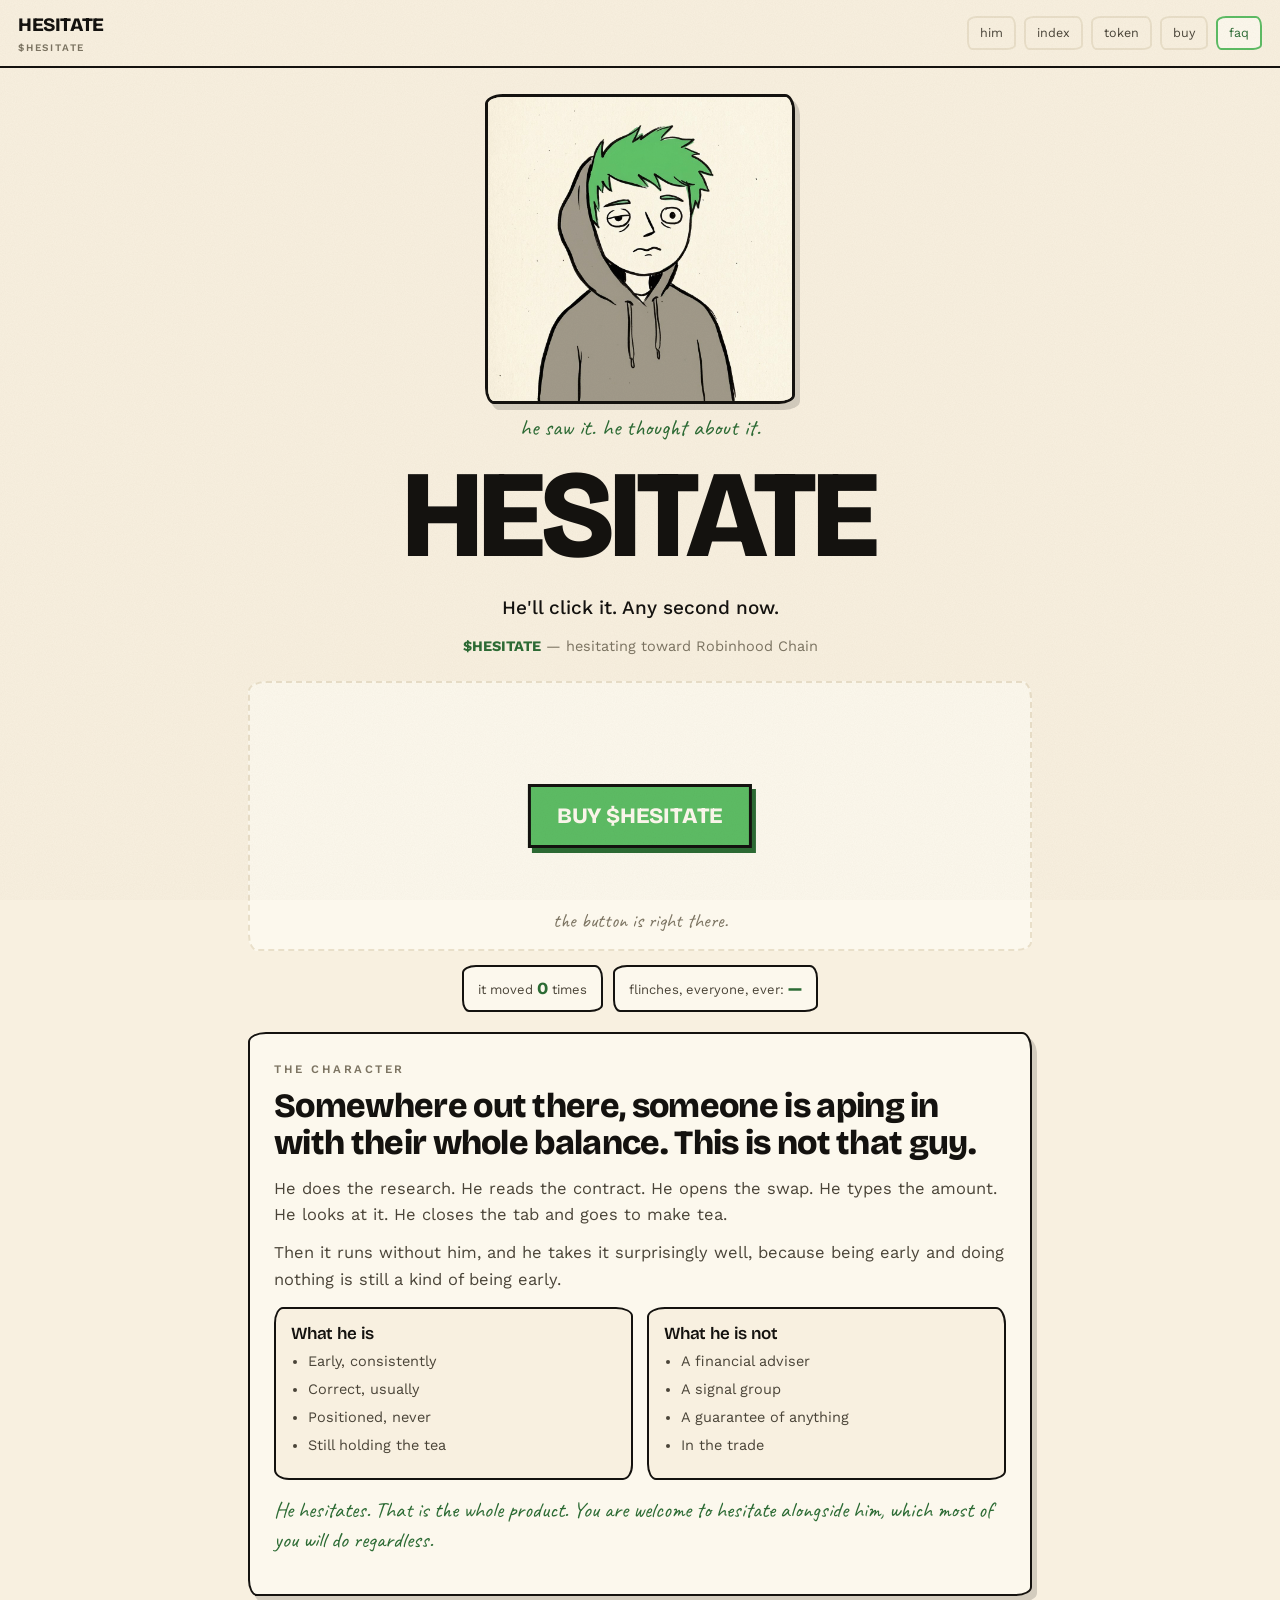
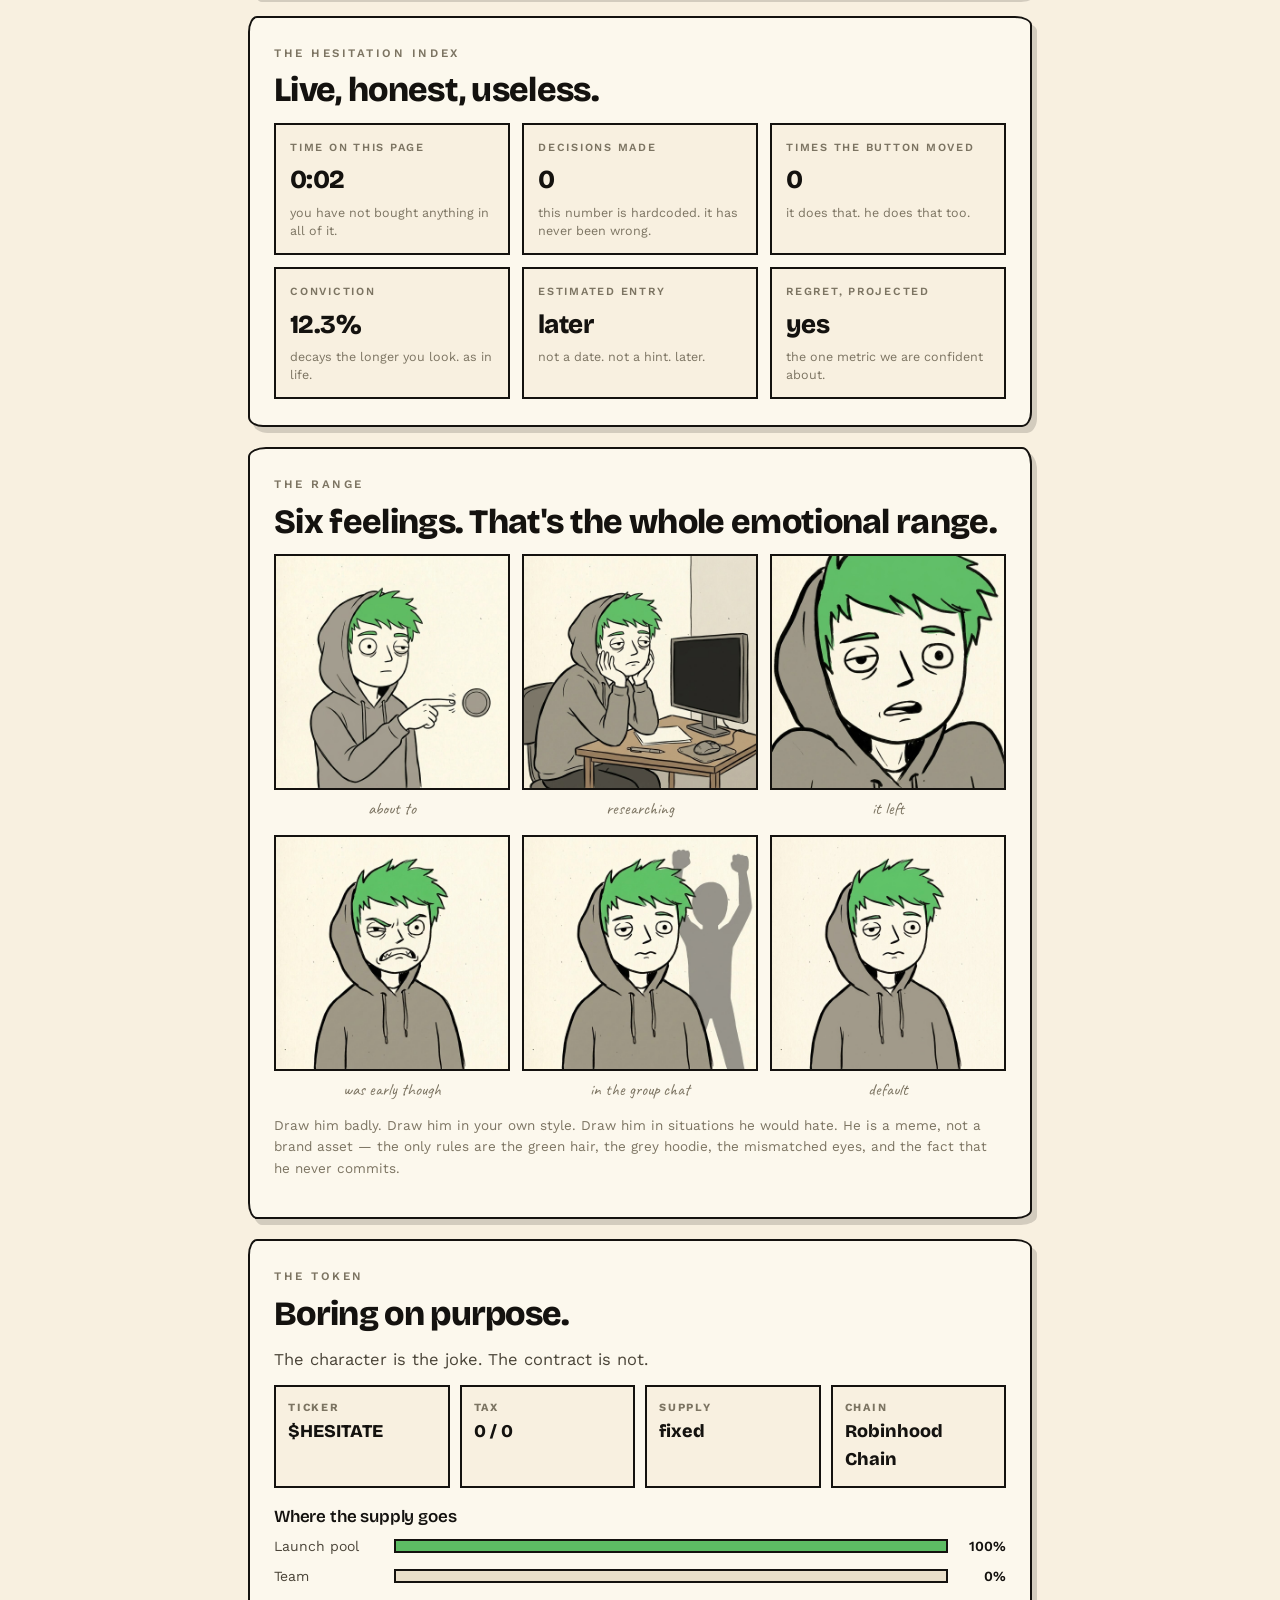
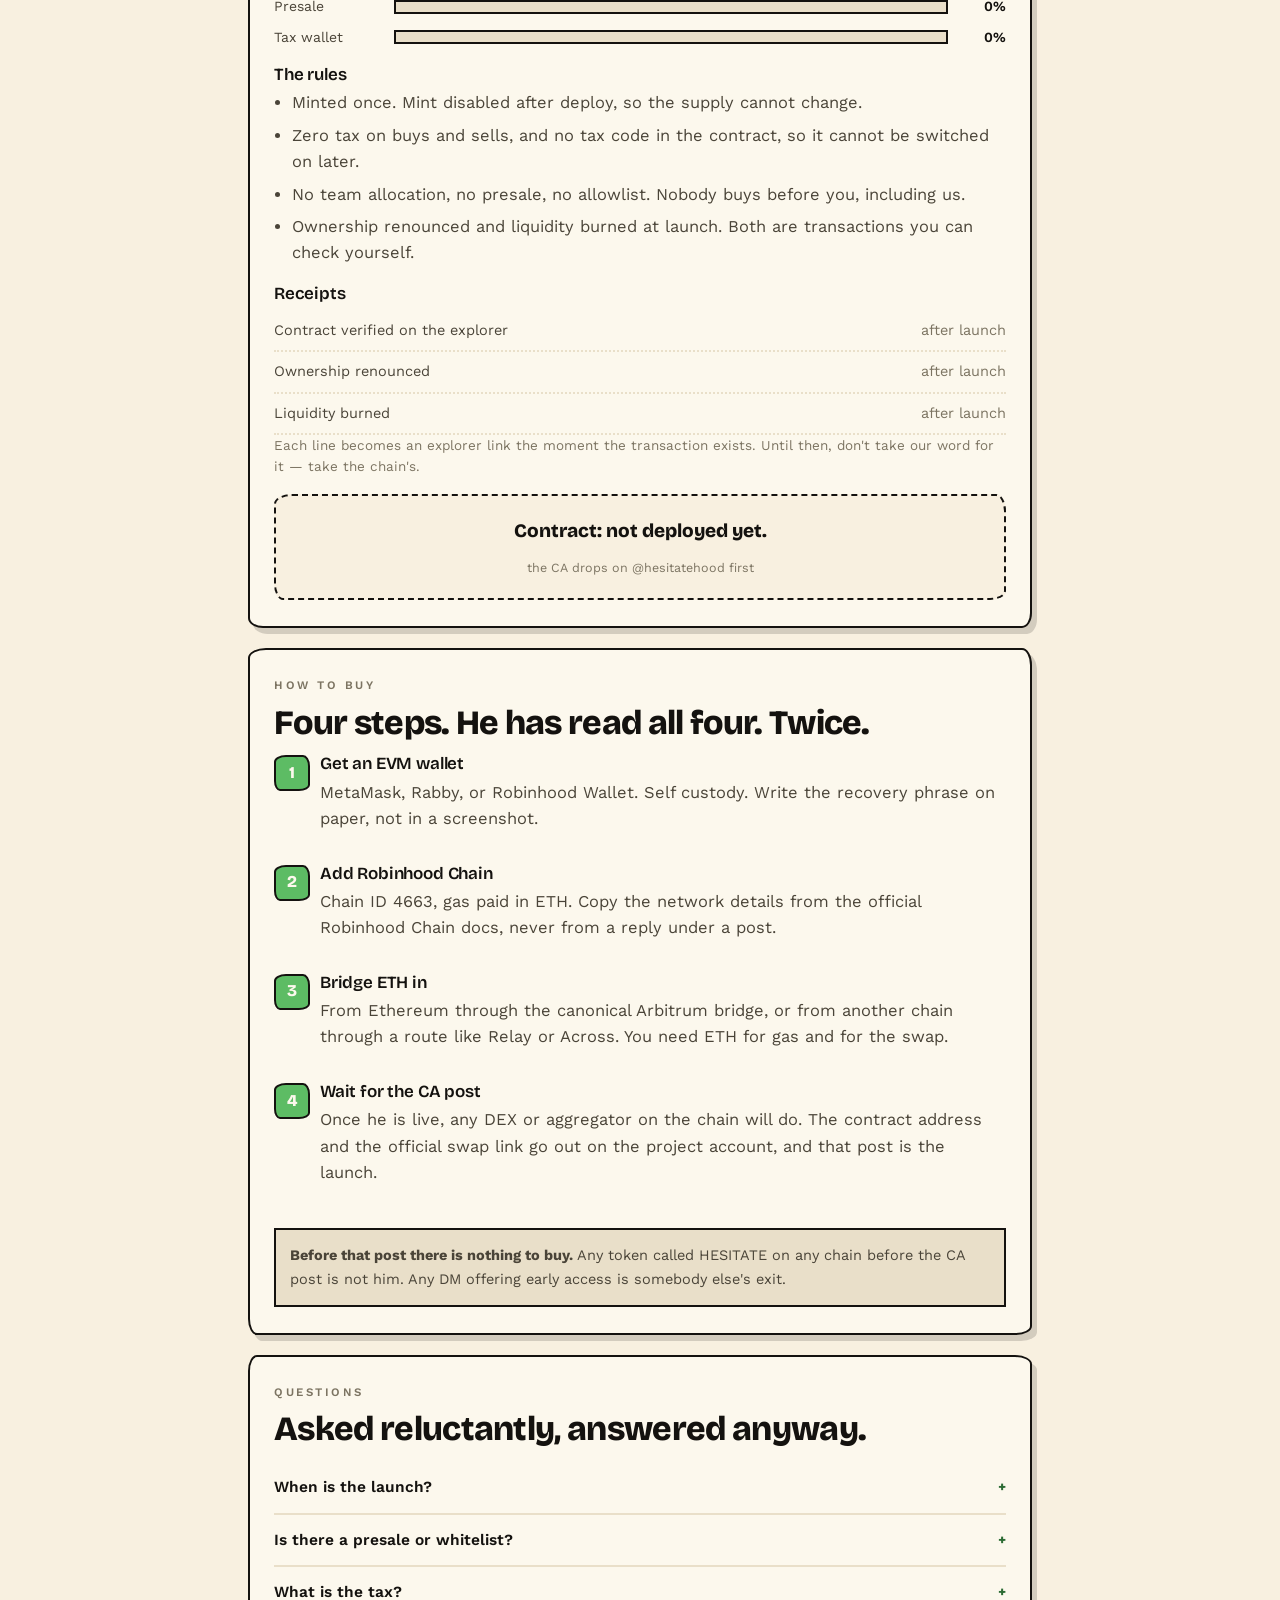
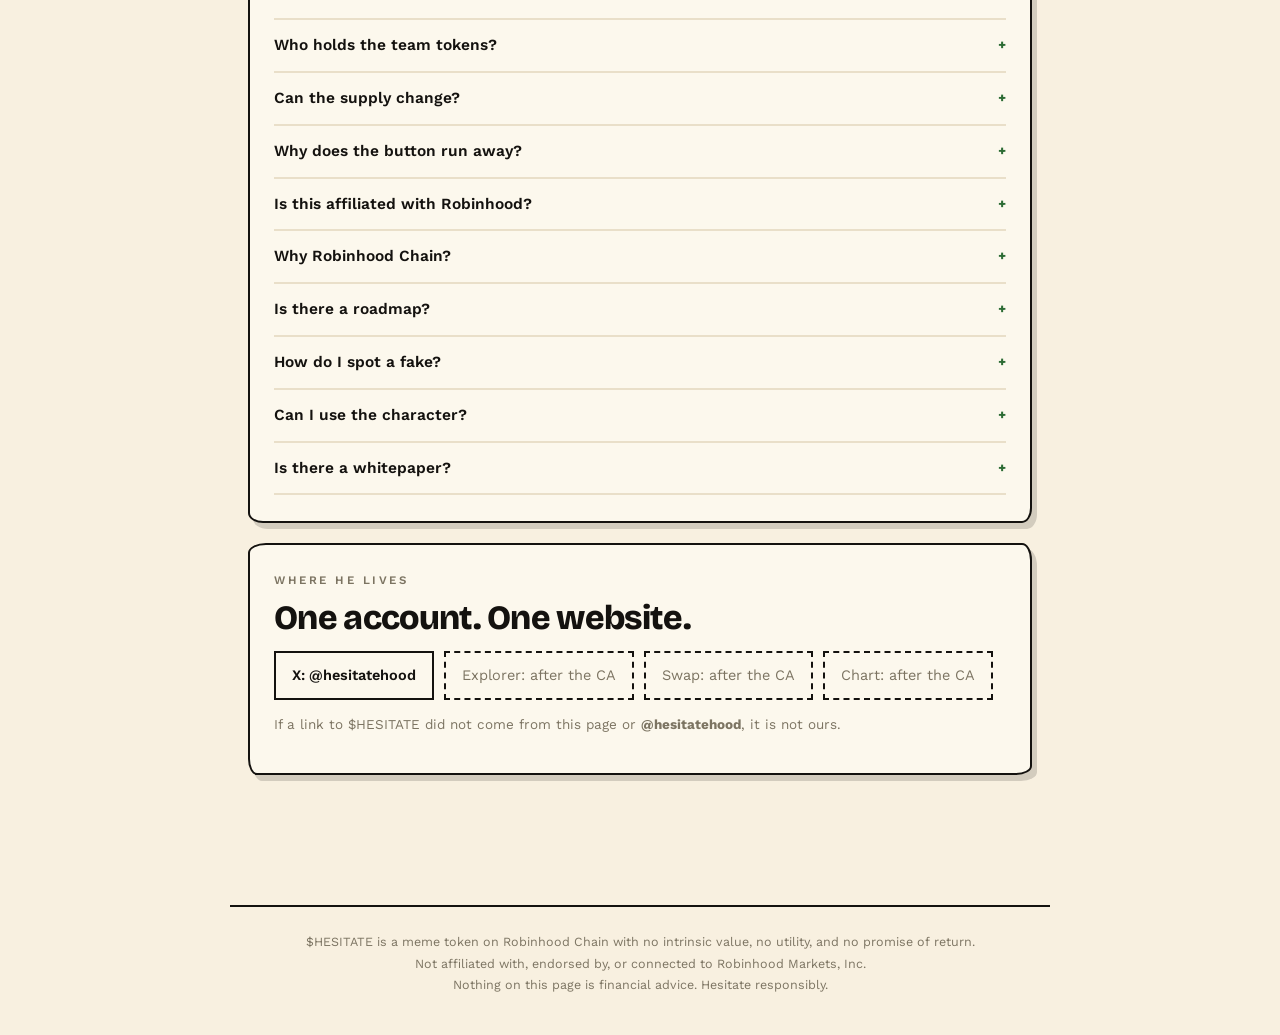
<file: hesitate/index.html>
<!doctype html>
<html lang="en">
<head>
<meta charset="utf-8">
<meta name="viewport" content="width=device-width,initial-scale=1,viewport-fit=cover">
<title>HESITATE — he'll click it. any second now.</title>
<meta name="description" content="$HESITATE. He saw it. He thought about it. He did not click. A meme token hesitating toward Robinhood Chain. Fixed supply, zero tax, no team wallet.">
<meta property="og:title" content="HESITATE — he'll click it. any second now.">
<meta property="og:description" content="He saw it. He thought about it. He did not click. $HESITATE, hesitating toward Robinhood Chain.">
<meta property="og:type" content="website">
<meta property="og:image" content="og.png">
<meta name="twitter:image" content="og.png">
<meta property="og:image:width" content="1200">
<meta property="og:image:height" content="630">
<meta name="twitter:card" content="summary_large_image">
<meta name="theme-color" content="#F8F0E0">
<link rel="icon" type="image/png" href="social/icon.png">
<link rel="apple-touch-icon" href="social/icon.png">
<link rel="preconnect" href="https://fonts.googleapis.com">
<link rel="preconnect" href="https://fonts.gstatic.com" crossorigin>
<link href="https://fonts.googleapis.com/css2?family=Bricolage+Grotesque:opsz,wght@12..96,600;12..96,800&family=Caveat:wght@500;600&family=Work+Sans:ital,wght@0,400;0,500;0,600;1,400&display=swap" rel="stylesheet">
<style>
/* ---- tokens: keep in sync with brand/tokens.css ---- */
:root{
  --paper:#F8F0E0; --paper-2:#FCF8ED; --paper-3:#E9DFC9;
  --ink:#14120F; --ink-2:#4A4438; --ink-3:#7C7462;
  --green:#5DBC64; --green-d:#3F8E48; --green-x:#2C6B34;
  --grey:#9C9482; --grey-d:#7E7768;
  --display:'Bricolage Grotesque','Archivo Black',system-ui,sans-serif;
  --body:'Work Sans',system-ui,-apple-system,sans-serif;
  --hand:'Caveat',ui-rounded,cursive;
}
*{box-sizing:border-box}
html{background:var(--paper);scroll-behavior:smooth;overflow-x:clip}
body{margin:0;background:var(--paper);color:var(--ink-2);
  font:16.5px/1.6 var(--body);-webkit-font-smoothing:antialiased;overflow-x:clip;
  -webkit-tap-highlight-color:transparent}

/* the grain. one element, multiply, never in the way. */
.grain{position:fixed;inset:0;z-index:99;pointer-events:none;opacity:.5;mix-blend-mode:multiply;
  background-image:url("data:image/svg+xml,%3Csvg xmlns='http://www.w3.org/2000/svg' width='200' height='200'%3E%3Cfilter id='n'%3E%3CfeTurbulence type='fractalNoise' baseFrequency='.9' numOctaves='4'/%3E%3CfeColorMatrix values='0 0 0 0 .32 0 0 0 0 .26 0 0 0 0 .17 0 0 0 .12 0'/%3E%3C/filter%3E%3Crect width='100%25' height='100%25' filter='url(%23n)'/%3E%3C/svg%3E")}

/* corners are drawn slightly wrong on purpose. */
.wonky{border-radius:18px 10px 16px 9px / 10px 17px 9px 16px}
.wonky-2{border-radius:9px 17px 10px 15px / 16px 9px 15px 10px}

main{max-width:820px;margin:0 auto;padding:0 18px 80px}

h1,h2,h3{font-family:var(--display);color:var(--ink);margin:0;line-height:1.08;font-weight:800}
h1{font-size:clamp(56px,15vw,124px);letter-spacing:-.03em}
h2{font-size:clamp(24px,4.6vw,34px);letter-spacing:-.02em;margin-bottom:14px}
h3{font-size:17px;letter-spacing:-.01em;font-weight:600;margin-bottom:6px}
p{margin:0 0 12px}
a{color:var(--green-x)}

.card{background:var(--paper-2);border:2.5px solid var(--ink);padding:26px 24px;margin:20px 0;
  box-shadow:5px 6px 0 rgba(20,18,15,.16)}
.label{font-family:var(--body);font-size:11.5px;letter-spacing:.22em;text-transform:uppercase;
  color:var(--ink-3);margin:0 0 10px;font-weight:600}
.hand{font-family:var(--hand);font-size:22px;color:var(--green-x);line-height:1.35}
.small{font-size:13.5px;color:var(--ink-3)}

/* ---------- nav ---------- */
.nav{position:sticky;top:0;z-index:50;background:rgba(248,240,224,.93);backdrop-filter:blur(7px);
  border-bottom:2.5px solid var(--ink);display:flex;align-items:center;gap:14px;
  padding:10px 18px;overflow-x:auto;scrollbar-width:none}
.nav::-webkit-scrollbar{display:none}
.brand{font-family:var(--display);font-weight:800;color:var(--ink);text-decoration:none;
  font-size:19px;letter-spacing:-.02em;white-space:nowrap}
.brand small{display:block;font-family:var(--body);font-size:10px;letter-spacing:.18em;color:var(--ink-3);font-weight:600}
.nav .chips{display:flex;gap:8px;margin-left:auto}
.nav .chips a{font-size:12.5px;text-decoration:none;color:var(--ink-2);border:2px solid var(--paper-3);
  padding:5px 11px;white-space:nowrap;border-radius:10px 6px 9px 5px / 6px 10px 5px 9px}
.nav .chips a:hover,.nav .chips a.on{border-color:var(--green);color:var(--green-x);background:var(--paper-2)}

/* ---------- hero ---------- */
.hero{text-align:center;padding-top:26px}
.face{width:min(310px,68vw);height:auto;aspect-ratio:1;margin:0 auto 6px;display:block;
  border:3px solid var(--ink);background:var(--paper-2);
  border-radius:18px 10px 16px 9px / 10px 17px 9px 16px;
  box-shadow:5px 6px 0 rgba(20,18,15,.16)}
.kicker{font-family:var(--hand);font-size:23px;color:var(--green-x);margin-bottom:2px}
.tagline{font-size:19px;color:var(--ink);margin-top:10px;font-weight:500}
.chain{font-size:14.5px;color:var(--ink-3);margin-top:4px}
.chain b{color:var(--green-x)}

/* ---------- the stage: where the button runs away ---------- */
.stage{position:relative;height:270px;margin:22px 0 4px;border:2.5px dashed var(--paper-3);
  background:var(--paper-2);overflow:hidden;touch-action:manipulation}
.stage.settled{border-style:solid;border-color:var(--green)}
.buy{position:absolute;left:50%;top:50%;transform:translate(-50%,-50%);
  font-family:var(--display);font-weight:800;font-size:clamp(17px,4.4vw,22px);letter-spacing:-.01em;
  background:var(--green);color:var(--paper-2);border:3px solid var(--ink);
  padding:16px 26px;cursor:pointer;white-space:nowrap;
  box-shadow:4px 5px 0 var(--green-x);
  transition:left .19s cubic-bezier(.3,1.5,.5,1),top .19s cubic-bezier(.3,1.5,.5,1),
             transform .19s cubic-bezier(.3,1.5,.5,1),background .2s}
.buy:focus-visible{outline:3px solid var(--ink);outline-offset:4px}
.stage.moved .buy{transform:none}
.buy.tired{background:var(--paper-3);color:var(--ink);box-shadow:4px 5px 0 rgba(20,18,15,.28);cursor:pointer}
.stage .ghost{position:absolute;inset:auto 0 12px;text-align:center;font-family:var(--hand);
  font-size:20px;color:var(--ink-3);pointer-events:none;padding:0 14px}

.payoff{display:none;border:2.5px solid var(--green);background:var(--paper-2);padding:20px;margin-top:14px}
.payoff.on{display:block}
.payoff b{color:var(--green-x)}

.counters{display:flex;flex-wrap:wrap;gap:10px;justify-content:center;margin-top:14px}
.pill{border:2.5px solid var(--ink);background:var(--paper-2);padding:8px 14px;font-size:13px;
  border-radius:14px 8px 13px 7px / 8px 13px 7px 12px}
.pill b{font-family:var(--display);font-weight:800;color:var(--green-x);font-size:17px}

/* ---------- boxes / stats ---------- */
.two{display:grid;grid-template-columns:1fr 1fr;gap:14px;margin-top:14px}
.box{border:2.5px solid var(--ink);background:var(--paper);padding:16px 15px}
.box ul{margin:0;padding-left:17px}
.box li{margin:5px 0;font-size:14.5px}

.stats{display:grid;grid-template-columns:repeat(auto-fit,minmax(190px,1fr));gap:12px;margin-top:14px}
.stat{border:2.5px solid var(--ink);background:var(--paper);padding:14px}
.stat .k{font-size:11px;letter-spacing:.16em;text-transform:uppercase;color:var(--ink-3);font-weight:600}
.stat .v{font-family:var(--display);font-weight:800;font-size:26px;color:var(--ink);margin:3px 0;letter-spacing:-.02em}
.stat .s{font-size:12.5px;color:var(--ink-3);line-height:1.4}

/* ---------- token ---------- */
.facts{display:grid;grid-template-columns:repeat(auto-fit,minmax(150px,1fr));gap:10px;margin:12px 0 20px}
.facts div{border:2.5px solid var(--ink);background:var(--paper);padding:12px}
.facts b{display:block;font-size:11px;letter-spacing:.16em;text-transform:uppercase;color:var(--ink-3)}
.facts span{font-family:var(--display);font-weight:800;color:var(--ink);font-size:18px}
.dist .row{display:grid;grid-template-columns:110px 1fr 48px;align-items:center;gap:10px;margin:8px 0;font-size:14px}
.dist .bar{height:14px;background:var(--paper-3);border:2px solid var(--ink)}
.dist .bar i{display:block;height:100%;background:var(--green)}
.dist .p{text-align:right;font-weight:600;color:var(--ink)}
.rules{margin:0;padding-left:18px}
.rules li{margin:6px 0}
.receipts{list-style:none;margin:8px 0 0;padding:0}
.receipts li{display:flex;justify-content:space-between;gap:12px;border-bottom:2px dotted var(--paper-3);
  padding:8px 0;font-size:14.5px}
.receipts em{font-style:normal;color:var(--ink-3);white-space:nowrap}

.cabox{border:2.5px dashed var(--ink);background:var(--paper);padding:20px;text-align:center;margin-top:16px}
.cabox .big{font-family:var(--display);font-weight:800;font-size:19px;color:var(--ink)}
.cabox .addr{font-family:ui-monospace,monospace;font-size:13px;word-break:break-all;margin-top:8px;display:none}
.cabtns{display:flex;gap:10px;justify-content:center;flex-wrap:wrap;margin-top:14px;display:none}
.mono{font-size:12.5px;color:var(--ink-3);margin-top:12px}

.btn{display:inline-block;border:2.5px solid var(--ink);padding:11px 18px;text-decoration:none;
  font-weight:600;font-size:14.5px;cursor:pointer;font-family:var(--body);
  box-shadow:3px 4px 0 rgba(20,18,15,.2);background:var(--paper-2);color:var(--ink)}
.btn.green{background:var(--green);color:var(--paper-2);box-shadow:3px 4px 0 var(--green-x)}
.btn:active{transform:translate(2px,2px);box-shadow:1px 2px 0 rgba(20,18,15,.2)}

.steps{counter-reset:s;list-style:none;margin:0;padding:0}
.steps li{counter-increment:s;position:relative;padding:0 0 16px 46px;margin-bottom:4px}
.steps li::before{content:counter(s);position:absolute;left:0;top:0;width:32px;height:32px;
  display:grid;place-items:center;background:var(--green);color:var(--paper-2);border:2.5px solid var(--ink);
  font-family:var(--display);font-weight:800;border-radius:12px 7px 11px 6px / 7px 11px 6px 10px}
.warn{border:2.5px solid var(--ink);background:var(--paper-3);padding:14px;font-size:14.5px;margin-top:14px}

details{border-bottom:2px solid var(--paper-3)}
summary{cursor:pointer;padding:13px 0;font-weight:600;color:var(--ink);list-style:none;font-size:15.5px}
summary::-webkit-details-marker{display:none}
summary::after{content:"+";float:right;color:var(--green-x);font-family:var(--display);font-weight:800}
details[open] summary::after{content:"\2013"}
details .a{padding:0 0 14px;font-size:14.5px}
details .a p{margin:0}

.links{display:flex;flex-wrap:wrap;gap:10px;margin-top:12px}
.link{border:2.5px solid var(--ink);background:var(--paper-2);padding:11px 16px;text-decoration:none;
  color:var(--ink);font-weight:600;font-size:14.5px}
.link.soon{border-style:dashed;color:var(--ink-3);font-weight:400}

.gallery{display:grid;grid-template-columns:repeat(3,1fr);gap:12px;margin-top:14px}
.gallery figure{margin:0;text-align:center}
.gallery img{width:100%;display:block;border:2.5px solid var(--ink);background:var(--paper-2)}
.gallery figcaption{font-family:var(--hand);font-size:17px;color:var(--ink-3);margin-top:5px}

footer{border-top:2.5px solid var(--ink);padding:24px 18px 40px;text-align:center;
  font-size:12.5px;color:var(--ink-3);line-height:1.7;max-width:820px;margin:30px auto 0}

@media (max-width:560px){
  .two{grid-template-columns:1fr}
  .gallery{grid-template-columns:repeat(2,1fr)}
  .dist .row{grid-template-columns:88px 1fr 44px;font-size:13px}
  .stage{height:300px}
}
@media (prefers-reduced-motion:reduce){
  .buy{transition:none}
  html{scroll-behavior:auto}
}
</style>
</head>
<body>
<div class="grain" aria-hidden="true"></div>

<nav class="nav" aria-label="sections">
  <a class="brand" href="#top">HESITATE<small>$HESITATE</small></a>
  <div class="chips" id="chips">
    <a href="#him">him</a>
    <a href="#index">index</a>
    <a href="#token">token</a>
    <a href="#howto">buy</a>
    <a href="#faq">faq</a>
  </div>
</nav>

<main>

  <!-- ============ HERO ============ -->
  <section class="hero" id="top">
    <img class="face" id="face" src="art/idle.jpg" width="1024" height="1024"
         alt="HESITATE, a tired guy in a grey hoodie with green hair and mismatched eyes">
    <p class="kicker">he saw it. he thought about it.</p>
    <h1>HESITATE</h1>
    <p class="tagline">He'll click it. Any second now.</p>
    <p class="chain"><b>$HESITATE</b> — hesitating toward Robinhood Chain</p>

    <div class="stage wonky" id="stage">
      <button class="buy" id="buy" type="button">BUY $HESITATE</button>
      <div class="ghost" id="ghost">the button is right there.</div>
    </div>

    <div class="counters">
      <div class="pill">it moved <b id="dodges">0</b> times</div>
      <div class="pill">flinches, everyone, ever: <b id="gcount">…</b></div>
    </div>

    <div class="payoff wonky-2" id="payoff">
      <p><b>There. You clicked it.</b></p>
      <p>Nothing happened, because there is nothing to buy yet. The contract does not exist. Neither does the presale, the allowlist, or the person in your DMs.</p>
      <p class="small" style="margin:0">The address drops on <b id="payoffHandle">the official account</b> first, and nowhere before it.</p>
    </div>
  </section>

  <!-- ============ HIM ============ -->
  <section class="card wonky" id="him">
    <p class="label">the character</p>
    <h2>Somewhere out there, someone is aping in with their whole balance. This is not that guy.</h2>
    <p>He does the research. He reads the contract. He opens the swap. He types the amount. He looks at it. He closes the tab and goes to make tea.</p>
    <p>Then it runs without him, and he takes it surprisingly well, because being early and doing nothing is still a kind of being early.</p>

    <div class="two">
      <div class="box wonky-2">
        <h3>What he is</h3>
        <ul>
          <li>Early, consistently</li>
          <li>Correct, usually</li>
          <li>Positioned, never</li>
          <li>Still holding the tea</li>
        </ul>
      </div>
      <div class="box wonky">
        <h3>What he is not</h3>
        <ul>
          <li>A financial adviser</li>
          <li>A signal group</li>
          <li>A guarantee of anything</li>
          <li>In the trade</li>
        </ul>
      </div>
    </div>
    <p class="hand" style="margin-top:16px">He hesitates. That is the whole product. You are welcome to hesitate alongside him, which most of you will do regardless.</p>
  </section>

  <!-- ============ THE INDEX ============ -->
  <section class="card wonky-2" id="index">
    <p class="label">the hesitation index</p>
    <h2>Live, honest, useless.</h2>
    <div class="stats">
      <div class="stat"><div class="k">time on this page</div><div class="v" id="tOn">0:00</div><div class="s">you have not bought anything in all of it.</div></div>
      <div class="stat"><div class="k">decisions made</div><div class="v">0</div><div class="s">this number is hardcoded. it has never been wrong.</div></div>
      <div class="stat"><div class="k">times the button moved</div><div class="v" id="tDodge">0</div><div class="s">it does that. he does that too.</div></div>
      <div class="stat"><div class="k">conviction</div><div class="v" id="tConv">12.4%</div><div class="s">decays the longer you look. as in life.</div></div>
      <div class="stat"><div class="k">estimated entry</div><div class="v">later</div><div class="s">not a date. not a hint. later.</div></div>
      <div class="stat"><div class="k">regret, projected</div><div class="v">yes</div><div class="s">the one metric we are confident about.</div></div>
    </div>
  </section>

  <!-- ============ MOODS ============ -->
  <section class="card wonky" id="moods">
    <p class="label">the range</p>
    <h2>Six feelings. That's the whole emotional range.</h2>
    <div class="gallery">
      <figure><img src="art/hover.jpg" alt="HESITATE pointing at a button" loading="lazy"><figcaption>about to</figcaption></figure>
      <figure><img src="art/waiting.jpg" alt="HESITATE at a desk" loading="lazy"><figcaption>researching</figcaption></figure>
      <figure><img src="art/missed.jpg" alt="HESITATE, mouth open" loading="lazy"><figcaption>it left</figcaption></figure>
      <figure><img src="art/cope.jpg" alt="HESITATE, annoyed" loading="lazy"><figcaption>was early though</figcaption></figure>
      <figure><img src="art/shadow.jpg" alt="HESITATE with a shadow raising a fist" loading="lazy"><figcaption>in the group chat</figcaption></figure>
      <figure><img src="art/idle.jpg" alt="HESITATE, neutral" loading="lazy"><figcaption>default</figcaption></figure>
    </div>
    <p class="small" style="margin-top:12px">Draw him badly. Draw him in your own style. Draw him in situations he would hate. He is a meme, not a brand asset — the only rules are the green hair, the grey hoodie, the mismatched eyes, and the fact that he never commits.</p>
  </section>

  <!-- ============ TOKEN ============ -->
  <section class="card wonky-2" id="token">
    <p class="label">the token</p>
    <h2>Boring on purpose.</h2>
    <p>The character is the joke. The contract is not.</p>

    <div class="facts">
      <div><b>ticker</b><span>$HESITATE</span></div>
      <div><b>tax</b><span>0 / 0</span></div>
      <div><b>supply</b><span>fixed</span></div>
      <div><b>chain</b><span>Robinhood Chain</span></div>
    </div>

    <h3>Where the supply goes</h3>
    <div class="dist">
      <div class="row"><span class="n">Launch pool</span><div class="bar"><i style="width:100%"></i></div><span class="p">100%</span></div>
      <div class="row"><span class="n">Team</span><div class="bar"><i style="width:0"></i></div><span class="p">0%</span></div>
      <div class="row"><span class="n">Presale</span><div class="bar"><i style="width:0"></i></div><span class="p">0%</span></div>
      <div class="row"><span class="n">Tax wallet</span><div class="bar"><i style="width:0"></i></div><span class="p">0%</span></div>
    </div>

    <h3 style="margin-top:18px">The rules</h3>
    <ul class="rules">
      <li>Minted once. Mint disabled after deploy, so the supply cannot change.</li>
      <li>Zero tax on buys and sells, and no tax code in the contract, so it cannot be switched on later.</li>
      <li>No team allocation, no presale, no allowlist. Nobody buys before you, including us.</li>
      <li>Ownership renounced and liquidity burned at launch. Both are transactions you can check yourself.</li>
    </ul>

    <h3 style="margin-top:18px">Receipts</h3>
    <ul class="receipts">
      <li><span>Contract verified on the explorer</span><em id="rVerify">after launch</em></li>
      <li><span>Ownership renounced</span><em id="rRenounce">after launch</em></li>
      <li><span>Liquidity burned</span><em id="rBurn">after launch</em></li>
    </ul>
    <p class="small">Each line becomes an explorer link the moment the transaction exists. Until then, don't take our word for it — take the chain's.</p>

    <div class="cabox wonky" id="cabox">
      <div class="big" id="caBig">Contract: not deployed yet.</div>
      <div class="addr" id="caAddr"></div>
      <div class="cabtns" id="caBtns">
        <button class="btn" id="copyBtn" type="button">Copy address</button>
        <a class="btn green" id="swapBtn" href="#" target="_blank" rel="noopener">Buy $HESITATE</a>
      </div>
      <div class="mono" id="caNote">the CA drops on the official account first</div>
    </div>
  </section>

  <!-- ============ BUY ============ -->
  <section class="card wonky" id="howto">
    <p class="label">how to buy</p>
    <h2>Four steps. He has read all four. Twice.</h2>
    <ol class="steps">
      <li><h3>Get an EVM wallet</h3><p>MetaMask, Rabby, or Robinhood Wallet. Self custody. Write the recovery phrase on paper, not in a screenshot.</p></li>
      <li><h3>Add Robinhood Chain</h3><p>Chain ID 4663, gas paid in ETH. Copy the network details from the official Robinhood Chain docs, never from a reply under a post.</p></li>
      <li><h3>Bridge ETH in</h3><p>From Ethereum through the canonical Arbitrum bridge, or from another chain through a route like Relay or Across. You need ETH for gas and for the swap.</p></li>
      <li><h3>Wait for the CA post</h3><p>Once he is live, any DEX or aggregator on the chain will do. The contract address and the official swap link go out on the project account, and that post is the launch.</p></li>
    </ol>
    <div class="warn"><b>Before that post there is nothing to buy.</b> Any token called HESITATE on any chain before the CA post is not him. Any DM offering early access is somebody else's exit.</div>
  </section>

  <!-- ============ FAQ ============ -->
  <section class="card wonky-2" id="faq">
    <p class="label">questions</p>
    <h2>Asked reluctantly, answered anyway.</h2>
    <details><summary>When is the launch?</summary><div class="a"><p>No date. The CA post is the launch. Anything with a countdown on it did not come from us.</p></div></details>
    <details><summary>Is there a presale or whitelist?</summary><div class="a"><p>No. The entire supply goes into the launch pool. Nobody gets in before the post, including the people who made him.</p></div></details>
    <details><summary>What is the tax?</summary><div class="a"><p>Zero on buys, zero on sells, and no tax logic in the contract at all — so it cannot be turned on later.</p></div></details>
    <details><summary>Who holds the team tokens?</summary><div class="a"><p>Nobody. There is no team allocation. A wallet labelled "team" is not ours.</p></div></details>
    <details><summary>Can the supply change?</summary><div class="a"><p>No. Minted once, mint disabled, ownership renounced at launch. Nobody can add, freeze, or claw back tokens afterwards.</p></div></details>
    <details><summary>Why does the button run away?</summary><div class="a"><p>Because that is the joke, and because it is the only honest buy button on the internet right now — there is genuinely nothing behind it yet. Chase it seven times and it gives up.</p></div></details>
    <details><summary>Is this affiliated with Robinhood?</summary><div class="a"><p>No. $HESITATE is a meme token deployed on Robinhood Chain by people who are not Robinhood. The chain is public and anyone can deploy on it. No endorsement, no partnership, no connection.</p></div></details>
    <details><summary>Why Robinhood Chain?</summary><div class="a"><p>It is an Ethereum Layer 2 built with Arbitrum technology, gas is paid in ETH, fees are low, and mainnet has been live since July 2026. Cheap enough to hesitate on repeatedly.</p></div></details>
    <details><summary>Is there a roadmap?</summary><div class="a"><p>No phases, no milestones, no dates. Committing to a roadmap would be out of character.</p></div></details>
    <details><summary>How do I spot a fake?</summary><div class="a"><p>The real CA comes from the project account and nowhere else. Different account, DM, Telegram admin, early link, launch date — all fake.</p></div></details>
    <details><summary>Can I use the character?</summary><div class="a"><p>Yes. Redraw him, meme him, put him in your own art. He is meant to be copied badly. The source files are in the repo.</p></div></details>
    <details><summary>Is there a whitepaper?</summary><div class="a"><p>He started one. It is still open in a tab.</p></div></details>
  </section>

  <!-- ============ LINKS ============ -->
  <section class="card wonky" id="links">
    <p class="label">where he lives</p>
    <h2>One account. One website.</h2>
    <div class="links" id="linkRow">
      <span class="link soon" id="xLink">X: announced before launch</span>
      <span class="link soon">Explorer: after the CA</span>
      <span class="link soon">Swap: after the CA</span>
      <span class="link soon" id="chartLink">Chart: after the CA</span>
    </div>
    <p class="small" style="margin-top:14px">If a link to $HESITATE did not come from this page or <b id="officialAccount">the official account</b>, it is not ours.</p>
  </section>

</main>

<footer>
  $HESITATE is a meme token on Robinhood Chain with no intrinsic value, no utility, and no promise of return.<br>
  Not affiliated with, endorsed by, or connected to Robinhood Markets, Inc.<br>
  Nothing on this page is financial advice. Hesitate responsibly.
</footer>

<script>
(function(){
  /* ------------------------------------------------------------------
     CONFIG — the only block you edit at launch.
     Fill in `handle` before deploying, and `ca` the moment it exists.
     Everything else on the page unlocks itself from these values.
  ------------------------------------------------------------------ */
  var CONFIG = {
    handle:   'hesitatehood',   // no @. leave '' and the page says "announced before launch"
    ca:       '',   // contract address after deploy
    swap:     '',   // official swap link
    explorer: '',   // explorer link for the contract
    chart:    '',   // dexscreener / chart link
    verifyTx: '', renounceTx: '', burnTx: ''
  };

  var $ = function(id){ return document.getElementById(id); };
  var reduce = window.matchMedia('(prefers-reduced-motion: reduce)').matches;

  /* ---------------- the button that will not be clicked ---------------- */
  var stage = $('stage'), buy = $('buy'), ghost = $('ghost'), face = $('face');
  var dodges = 0, MAX = 7, settled = false;

  var LINES = [
    'the button is right there.',
    'hm.',
    'that is not supposed to happen.',
    'try again. slower this time.',
    'he does this too, for the record.',
    'you have now hesitated more than he has.',
    'one more.',
    'fine. it is yours.'
  ];
  var FACES = ['art/idle.jpg','art/hover.jpg','art/missed.jpg','art/cope.jpg'];
  FACES.forEach(function(src){ var i = new Image(); i.src = src; });

  function faceFor(n){
    if (settled) return FACES[3];
    if (n >= 6) return FACES[2];
    if (n >= 3) return FACES[1];
    return FACES[0];
  }

  function dodge(){
    if (settled) return;
    dodges++;
    stage.classList.add('moved');

    var pad = 8;
    var w = stage.clientWidth, h = stage.clientHeight;
    var bw = buy.offsetWidth, bh = buy.offsetHeight;
    // keep clear of the caption line that sits along the bottom of the stage
    var maxX = Math.max(pad, w - bw - pad), maxY = Math.max(pad, h - bh - pad - 46);
    var cx = buy.offsetLeft, cy = buy.offsetTop;
    var nx, ny, far = Math.min(w, h) * 0.4, tries = 0;
    do {
      nx = pad + Math.random() * (maxX - pad);
      ny = pad + Math.random() * (maxY - pad);
    } while (Math.hypot(nx - cx, ny - cy) < far && ++tries < 24);
    buy.style.left = nx + 'px';
    buy.style.top  = ny + 'px';

    $('dodges').textContent = dodges;
    $('tDodge').textContent = dodges;
    ghost.textContent = LINES[Math.min(dodges, LINES.length - 1)];
    face.src = faceFor(dodges);
    bumpGlobal();

    if (dodges >= MAX) settle();
  }

  function settle(){
    settled = true;
    stage.classList.add('settled');
    buy.classList.add('tired');
    buy.textContent = '…fine. BUY $HESITATE';
    ghost.textContent = LINES[LINES.length - 1];
    face.src = faceFor(dodges);
  }

  function reveal(){
    settle();
    $('payoff').classList.add('on');
  }

  // desktop: it flinches when the pointer gets close
  stage.addEventListener('pointermove', function(e){
    if (settled || reduce || e.pointerType !== 'mouse') return;
    var r = buy.getBoundingClientRect(), s = stage.getBoundingClientRect();
    var bx = r.left + r.width / 2 - s.left, by = r.top + r.height / 2 - s.top;
    var px = e.clientX - s.left, py = e.clientY - s.top;
    if (Math.hypot(px - bx, py - by) < Math.max(r.width, r.height) * 0.75) dodge();
  });

  // touch: it moves out from under the finger before the tap lands
  buy.addEventListener('pointerdown', function(e){
    if (settled || reduce || e.pointerType === 'mouse') return;
    e.preventDefault();
    dodge();
  });

  // a real click only ever happens once it has given up
  buy.addEventListener('click', function(){ reveal(); });

  // keyboard and reduced-motion users skip the game entirely. same payoff.
  buy.addEventListener('keydown', function(e){
    if (e.key === 'Enter' || e.key === ' ') { e.preventDefault(); reveal(); }
  });
  if (reduce) ghost.textContent = 'it would normally run away. press it.';

  /* ---------------- the hesitation index ---------------- */
  var t0 = Date.now();
  setInterval(function(){
    var s = Math.floor((Date.now() - t0) / 1000);
    $('tOn').textContent = Math.floor(s / 60) + ':' + ('0' + (s % 60)).slice(-2);
    // conviction decays with every second you spend not deciding
    $('tConv').textContent = (12.4 * Math.pow(0.995, s)).toFixed(1) + '%';
  }, 1000);

  /* ---------------- global flinch counter ----------------
     Same public counter service the sibling site uses. If it is unreachable
     the pill just stays quiet — nothing on the page depends on it.        */
  var CB = 'https://abacus.jasoncameron.dev',
      GET = CB + '/get/hesitatehood/flinches',
      HIT = CB + '/hit/hesitatehood/flinches';
  var gEl = $('gcount'), budget = 3;
  function read(r){ return r.json().then(function(j){
    return j.count !== undefined ? j.count : (j.value !== undefined ? j.value : (j.data && j.data.count));
  }); }
  function show(t){ if (t >= 0) gEl.textContent = Number(t).toLocaleString(); }
  function pull(){ fetch(GET).then(read).then(show).catch(function(){ gEl.textContent = '—'; }); }
  function bumpGlobal(){ if (budget-- <= 0) return; fetch(HIT).then(read).then(show).catch(function(){}); }
  setInterval(function(){ budget = 3; }, 1000);
  setInterval(pull, 15000);
  pull();

  /* ---------------- launch config ---------------- */
  function asLink(el, url, text){
    if (!url || !el) return;
    var a = document.createElement('a');
    a.href = url; a.target = '_blank'; a.rel = 'noopener';
    a.className = el.className.replace(' soon', '');
    a.textContent = text; a.id = el.id;
    el.replaceWith(a);
  }

  if (CONFIG.handle) {
    var h = '@' + CONFIG.handle, url = 'https://x.com/' + CONFIG.handle;
    $('payoffHandle').textContent = h;
    $('officialAccount').textContent = h;
    $('caNote').textContent = 'the CA drops on ' + h + ' first';
    asLink($('xLink'), url, 'X: ' + h);
  }

  if (CONFIG.ca) {
    $('caBig').textContent = 'Contract address';
    var addr = $('caAddr');
    addr.textContent = CONFIG.ca;
    addr.style.display = 'block';
    $('caBtns').style.display = 'flex';
    $('copyBtn').addEventListener('click', function(){
      navigator.clipboard.writeText(CONFIG.ca).then(function(){
        $('copyBtn').textContent = 'copied.';
        setTimeout(function(){ $('copyBtn').textContent = 'Copy address'; }, 1600);
      });
    });
    if (CONFIG.swap) $('swapBtn').href = CONFIG.swap; else $('swapBtn').remove();
  }
  asLink($('chartLink'), CONFIG.chart, 'Chart');
  [['rVerify', CONFIG.verifyTx], ['rRenounce', CONFIG.renounceTx], ['rBurn', CONFIG.burnTx]]
    .forEach(function(pair){
      if (!pair[1]) return;
      var el = $(pair[0]);
      el.innerHTML = '<a href="' + pair[1] + '" target="_blank" rel="noopener">verify</a>';
    });

  /* ---------------- nav highlight ---------------- */
  if ('IntersectionObserver' in window) {
    var chips = [].slice.call(document.querySelectorAll('#chips a'));
    var map = {};
    chips.forEach(function(a){ map[a.getAttribute('href').slice(1)] = a; });
    var io = new IntersectionObserver(function(entries){
      entries.forEach(function(en){
        if (!en.isIntersecting) return;
        chips.forEach(function(a){ a.classList.remove('on'); });
        if (map[en.target.id]) map[en.target.id].classList.add('on');
      });
    }, { rootMargin: '-45% 0px -50% 0px' });
    Object.keys(map).forEach(function(id){
      var el = document.getElementById(id);
      if (el) io.observe(el);
    });
  }
})();
</script>
</body>
</html>
</file>
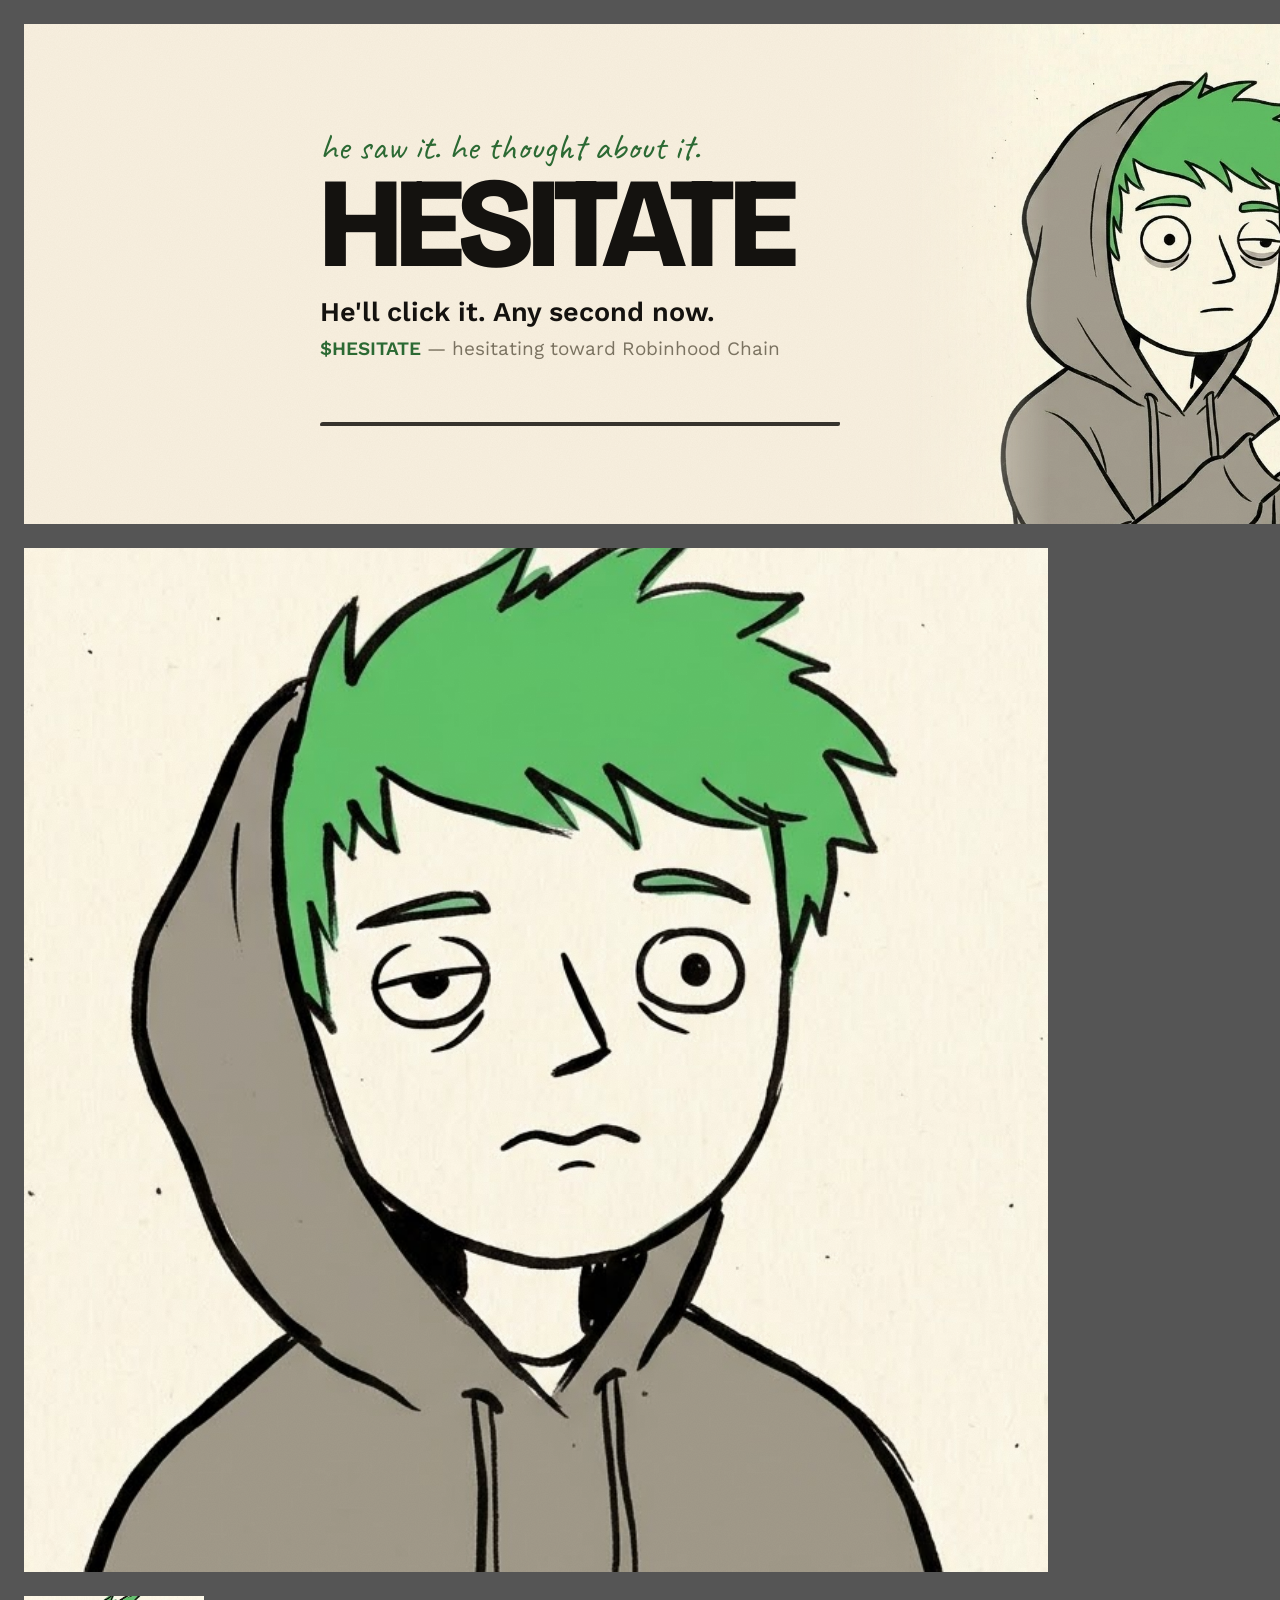
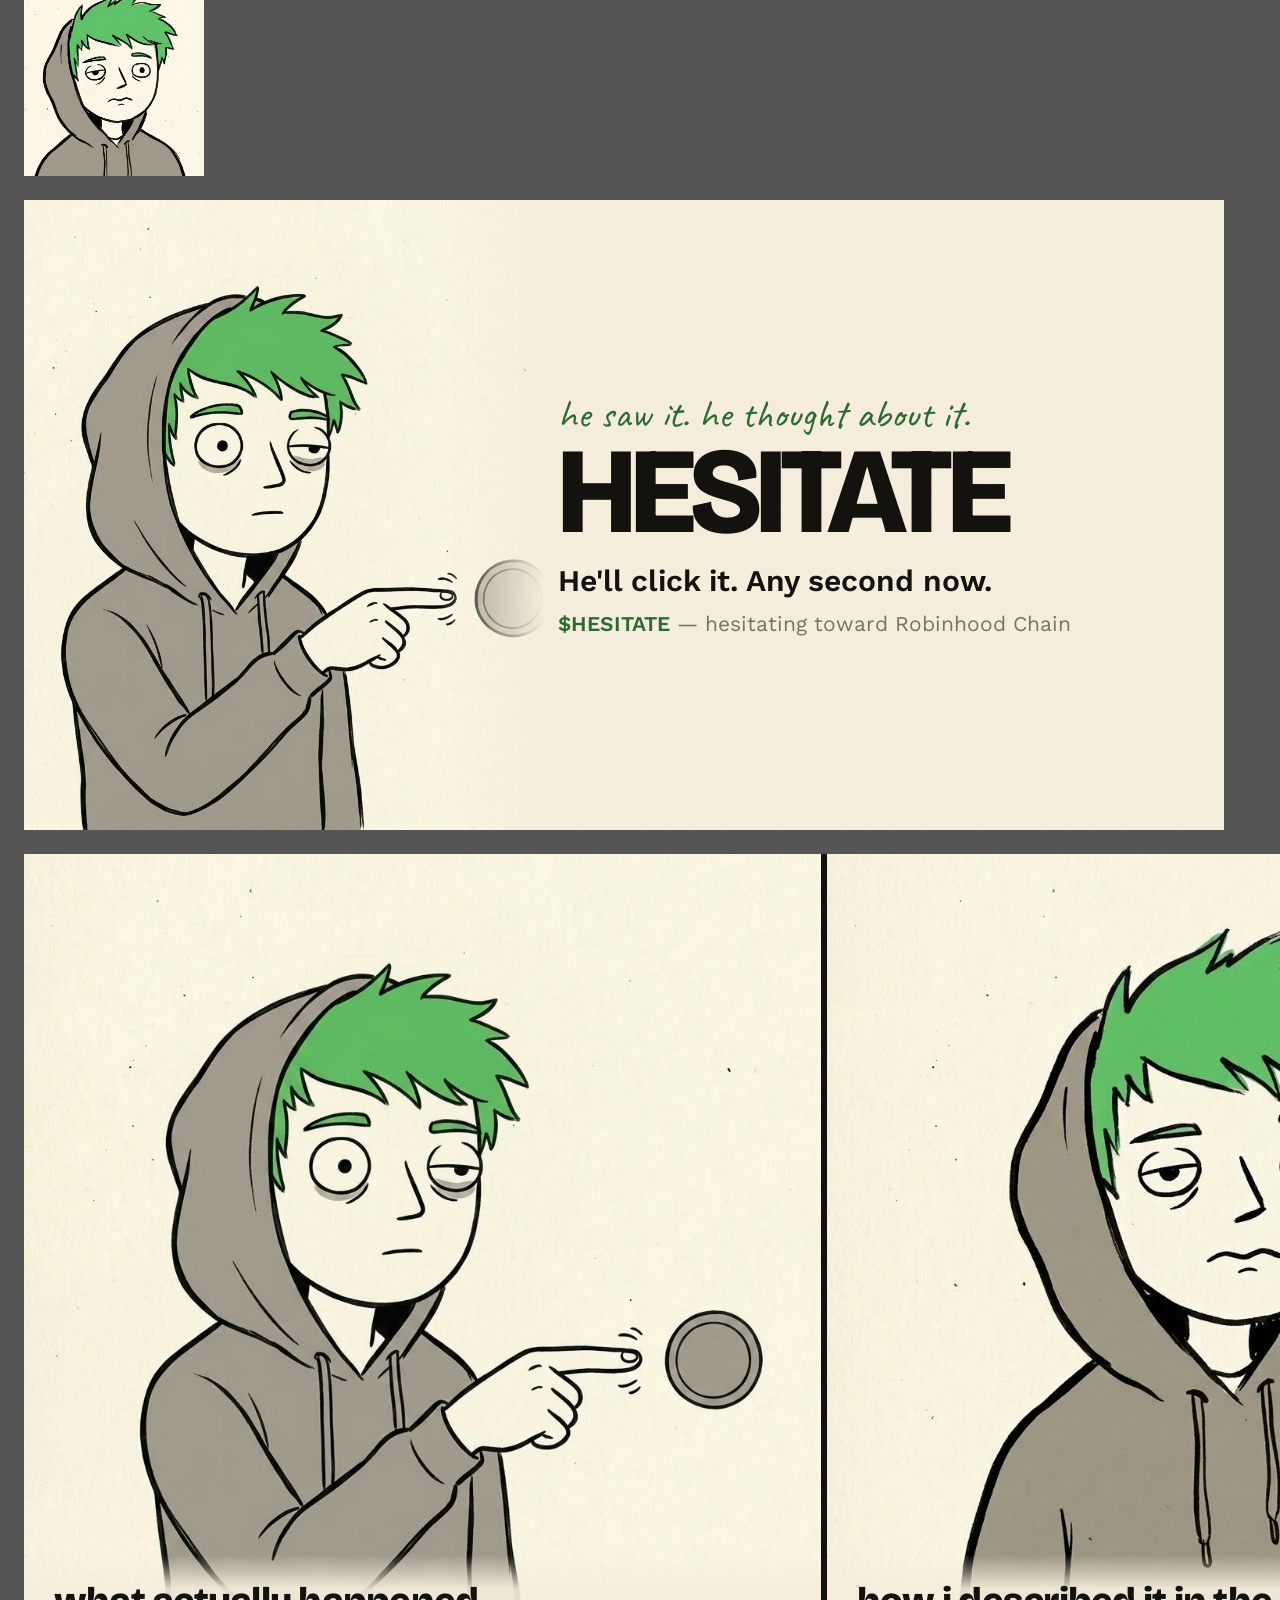
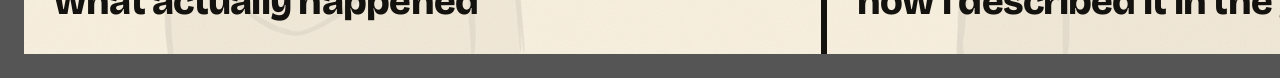
<file: hesitate/social/cards.html>
<!doctype html>
<html lang="en">
<head>
<meta charset="utf-8">
<title>HESITATE — social artboards</title>
<!--
  Source for every social image. Edit here, never edit the PNGs.
    node tools/render-cards.mjs
  Each .board is screenshotted by its id, at its own exact pixel size.
-->
<link href="https://fonts.googleapis.com/css2?family=Bricolage+Grotesque:opsz,wght@12..96,800&family=Caveat:wght@600&family=Work+Sans:wght@400;500;600&display=swap" rel="stylesheet">
<style>
  :root{
    --paper:#F8F0E0; --paper-2:#FCF8ED; --paper-3:#E9DFC9;
    --ink:#14120F; --ink-2:#4A4438; --ink-3:#7C7462;
    --grey:#9C9482; --green:#5DBC64; --green-d:#3F8E48; --green-x:#2C6B34;
  }
  *{box-sizing:border-box;margin:0}
  body{background:#555;font-family:'Work Sans',system-ui,sans-serif;color:var(--ink-2)}

  .board{position:relative;overflow:hidden;background:var(--paper);margin:24px}
  .grain{position:absolute;inset:0;pointer-events:none;opacity:.5;mix-blend-mode:multiply;
    background-image:url("data:image/svg+xml,%3Csvg xmlns='http://www.w3.org/2000/svg' width='200' height='200'%3E%3Cfilter id='n'%3E%3CfeTurbulence type='fractalNoise' baseFrequency='.9' numOctaves='4'/%3E%3CfeColorMatrix values='0 0 0 0 .32 0 0 0 0 .26 0 0 0 0 .17 0 0 0 .11 0'/%3E%3C/filter%3E%3Crect width='100%25' height='100%25' filter='url(%23n)'/%3E%3C/svg%3E")}

  .wordmark{font-family:'Bricolage Grotesque','Archivo Black',system-ui,sans-serif;
    font-weight:800;letter-spacing:-.045em;color:var(--ink);line-height:.9}
  .hand{font-family:'Caveat',cursive;color:var(--green-x)}

  /* ============ BANNER 1500x500 ============ */
  #banner{width:1500px;height:500px}
  #banner .art{position:absolute;right:-40px;bottom:-118px;width:660px;height:660px;
    object-fit:cover;
    -webkit-mask-image:linear-gradient(to right,transparent 0,#000 22%);
            mask-image:linear-gradient(to right,transparent 0,#000 22%)}
  /* left 260px stays clear: X parks the avatar there */
  #banner .copy{position:absolute;left:296px;top:104px;width:640px}
  #banner .kicker{font-family:'Caveat',cursive;font-size:37px;color:var(--green-x);line-height:1;margin-bottom:2px}
  #banner .wordmark{font-size:128px}
  #banner .tag{font-size:27px;font-weight:600;color:var(--ink);margin-top:14px}
  #banner .chain{font-size:19px;color:var(--ink-3);margin-top:9px}
  #banner .chain b{color:var(--green-x);font-weight:600}
  #banner .rule{position:absolute;left:296px;top:398px;width:520px;height:4px;background:var(--ink);opacity:.85;
    border-radius:3px 1px 2px 1px}

  /* ============ PFP 1024x1024 ============ */
  #pfp{width:1024px;height:1024px}
  #pfp .art{position:absolute;width:100%;height:100%;object-fit:cover;
    transform:scale(1.46);transform-origin:50% 34%}

  /* ============ ICON 180x180 — favicon / apple-touch ============ */
  #icon{width:180px;height:180px}
  #icon .art{position:absolute;width:100%;height:100%;object-fit:cover;
    transform:scale(1.46);transform-origin:50% 34%}

  /* ============ OG 1200x630 ============ */
  #og{width:1200px;height:630px;display:flex;align-items:center;gap:14px;padding:0 60px 0 0}
  #og .art{width:520px;height:630px;object-fit:cover;object-position:50% 42%;flex:0 0 520px;
    -webkit-mask-image:linear-gradient(to left,transparent 0,#000 20%);
            mask-image:linear-gradient(to left,transparent 0,#000 20%)}
  #og .copy{min-width:0}
  #og .kicker{font-family:'Caveat',cursive;font-size:40px;color:var(--green-x);line-height:1}
  #og .wordmark{font-size:122px;margin-top:4px}
  #og .tag{font-size:30px;font-weight:600;color:var(--ink);margin-top:16px;line-height:1.2}
  #og .chain{font-size:21px;color:var(--ink-3);margin-top:12px}
  #og .chain b{color:var(--green-x);font-weight:600}

  /* ============ POST 2 — two panels, 1600x800 ============ */
  #post2{width:1600px;height:800px;display:flex}
  #post2 .panel{position:relative;flex:1;overflow:hidden}
  #post2 .panel + .panel{border-left:6px solid var(--ink)}
  #post2 img{position:absolute;inset:0;width:100%;height:100%;object-fit:cover;
    object-position:50% 40%}
  #post2 .cap{position:absolute;left:0;right:0;bottom:0;padding:26px 30px 30px;
    background:linear-gradient(transparent,rgba(248,240,224,.92) 34%);
    font-family:'Bricolage Grotesque',system-ui,sans-serif;font-weight:800;
    font-size:38px;letter-spacing:-.02em;color:var(--ink);line-height:1.12}
</style>
</head>
<body>

<!-- X / Twitter header -->
<div class="board" id="banner">
  <img class="art" src="../art/hover.jpg" alt="">
  <div class="copy">
    <div class="kicker">he saw it. he thought about it.</div>
    <div class="wordmark">HESITATE</div>
    <div class="tag">He'll click it. Any second now.</div>
    <div class="chain"><b>$HESITATE</b> — hesitating toward Robinhood Chain</div>
  </div>
  <div class="rule"></div>
  <div class="grain"></div>
</div>

<!-- profile picture -->
<div class="board" id="pfp">
  <img class="art" src="../art/idle.jpg" alt="">
  <div class="grain"></div>
</div>

<!-- favicon -->
<div class="board" id="icon">
  <img class="art" src="../art/idle.jpg" alt="">
</div>

<!-- link preview card -->
<div class="board" id="og">
  <img class="art" src="../art/hover.jpg" alt="">
  <div class="copy">
    <div class="kicker">he saw it. he thought about it.</div>
    <div class="wordmark">HESITATE</div>
    <div class="tag">He'll click it. Any second now.</div>
    <div class="chain"><b>$HESITATE</b> — hesitating toward Robinhood Chain</div>
  </div>
  <div class="grain"></div>
</div>

<!-- post 2 -->
<div class="board" id="post2">
  <div class="panel">
    <img src="../art/hover.jpg" alt="">
    <div class="cap">what actually happened</div>
  </div>
  <div class="panel">
    <img src="../art/shadow.jpg" alt="">
    <div class="cap">how i described it in the group chat</div>
  </div>
  <div class="grain"></div>
</div>

</body>
</html>
</file>
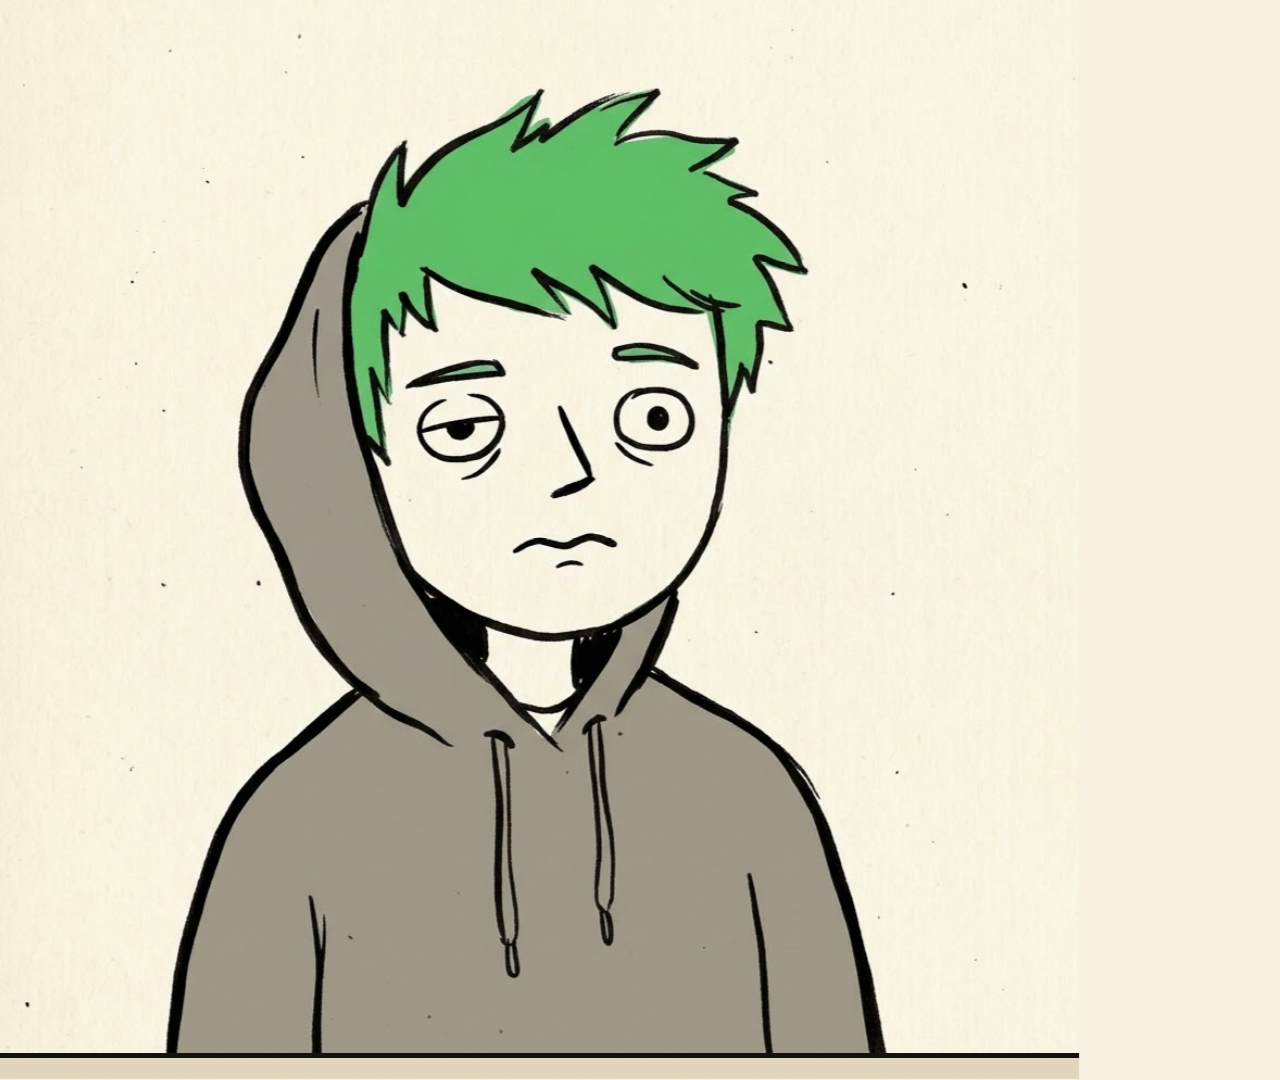
<file: hesitate/social/video/frame.html>
<!doctype html>
<html lang="en">
<head>
<meta charset="utf-8">
<title>HESITATE — post 1 frame renderer</title>
<!--
  Every frame of social/post1.mp4 is this page, screenshotted at a different time.
  The renderer calls window.setT(seconds). Edit the BEATS array to change the video.
    node tools/render-video.mjs
-->
<link href="https://fonts.googleapis.com/css2?family=Bricolage+Grotesque:opsz,wght@12..96,800&family=Caveat:wght@600&family=Work+Sans:wght@500;600&display=swap" rel="stylesheet">
<style>
  :root{
    --paper:#F8F0E0; --paper-2:#FCF8ED; --paper-3:#E4D9C0;
    --ink:#14120F; --ink-3:#7C7462;
    --green:#5DBC64; --green-x:#2C6B34;
  }
  *{box-sizing:border-box;margin:0}
  html,body{width:1080px;height:1080px;overflow:hidden;background:var(--paper)}
  body{font-family:'Work Sans',system-ui,sans-serif}

  #stage{position:relative;width:1080px;height:1080px;overflow:hidden;background:var(--paper)}

  /* the artwork */
  #shot{position:absolute;inset:0;width:100%;height:100%;object-fit:cover;
    transform-origin:50% 42%;will-change:transform}

  /* end card replaces the photo entirely */
  #end{position:absolute;inset:0;display:none;flex-direction:column;
    align-items:center;justify-content:center;text-align:center;padding:0 70px}
  #end.on{display:flex}
  #end .mark{font-family:'Bricolage Grotesque','Archivo Black',system-ui,sans-serif;font-weight:800;
    font-size:158px;letter-spacing:-.05em;color:var(--ink);line-height:.9}
  #end .tag{font-size:38px;font-weight:600;color:var(--ink);margin-top:26px}
  #end .chain{font-size:27px;color:var(--ink-3);margin-top:16px}
  #end .chain b{color:var(--green-x);font-weight:600}
  #end .hand{font-family:'Caveat',cursive;font-size:44px;color:var(--green-x);margin-bottom:12px}

  /* caption slab, bottom left. solid, no fade — reads at thumbnail size. */
  #slab{position:absolute;left:0;bottom:70px;max-width:940px;
    background:var(--paper-2);border-top:5px solid var(--ink);border-bottom:5px solid var(--ink);
    border-right:5px solid var(--ink);padding:22px 38px 26px 56px;
    transform-origin:0 50%;will-change:transform,opacity}
  #slab.hide{opacity:0}
  #cap{font-family:'Bricolage Grotesque','Archivo Black',system-ui,sans-serif;font-weight:800;
    font-size:66px;letter-spacing:-.03em;color:var(--ink);line-height:1.02;white-space:nowrap}

  /* the joke, as a UI element: fills to 99% then loses everything */
  #track{position:absolute;left:0;right:0;bottom:0;height:26px;background:var(--paper-3);
    border-top:5px solid var(--ink)}
  #fill{height:100%;width:0;background:var(--green)}

  #grain{position:absolute;inset:-200px;pointer-events:none;opacity:.5;mix-blend-mode:multiply;
    background-image:url("data:image/svg+xml,%3Csvg xmlns='http://www.w3.org/2000/svg' width='200' height='200'%3E%3Cfilter id='n'%3E%3CfeTurbulence type='fractalNoise' baseFrequency='.9' numOctaves='4'/%3E%3CfeColorMatrix values='0 0 0 0 .32 0 0 0 0 .26 0 0 0 0 .17 0 0 0 .11 0'/%3E%3C/filter%3E%3Crect width='100%25' height='100%25' filter='url(%23n)'/%3E%3C/svg%3E")}
</style>
</head>
<body>
<div id="stage">
  <img id="shot" src="" alt="">
  <div id="end">
    <div class="hand">he did not click.</div>
    <div class="mark">HESITATE</div>
    <div class="tag">He'll click it. Any second now.</div>
    <div class="chain"><b>$HESITATE</b> — hesitating toward Robinhood Chain</div>
  </div>
  <div id="slab"><div id="cap"></div></div>
  <div id="track"><div id="fill"></div></div>
  <div id="grain"></div>
</div>

<script>
(function(){
  var FPS = 24;

  // from, src, caption, and which way the slow zoom drifts
  var BEATS = [
    { at: 0.0,  src: '../../art/idle.jpg',    cap: 'he saw it.',            zoom: [1.03, 1.10], pan: -14 },
    { at: 2.4,  src: '../../art/hover.jpg',   cap: 'he thought about it.',  zoom: [1.10, 1.03], pan:  12 },
    { at: 5.2,  src: '../../art/waiting.jpg', cap: 'he did more research.', zoom: [1.02, 1.09], pan:  -8 },
    { at: 8.0,  src: '../../art/missed.jpg',  cap: 'it left.',              zoom: [1.12, 1.04], pan:  16 },
    { at: 10.2, src: '../../art/cope.jpg',    cap: 'he was early, though.', zoom: [1.03, 1.10], pan: -10 },
    { at: 12.4, src: null,                    cap: null,                    zoom: [1, 1],       pan: 0  }
  ];
  var DURATION = 15.0;
  window.__DURATION = DURATION;
  window.__FPS = FPS;
  window.__SOURCES = BEATS.filter(function(b){ return b.src; }).map(function(b){ return b.src; });

  var stage = document.getElementById('stage'),
      shot  = document.getElementById('shot'),
      end   = document.getElementById('end'),
      slab  = document.getElementById('slab'),
      cap   = document.getElementById('cap'),
      fill  = document.getElementById('fill'),
      grain = document.getElementById('grain');

  function beatAt(t){
    var i = 0;
    for (var k = 0; k < BEATS.length; k++) if (t >= BEATS[k].at) i = k;
    return i;
  }
  // deterministic per-frame jitter: the frame never sits perfectly still,
  // which is what stops it reading as a slideshow of JPEGs
  function jitter(f, salt){
    var x = Math.sin(f * 12.9898 + salt * 78.233) * 43758.5453;
    return x - Math.floor(x);
  }

  window.setT = function(t){
    var f = Math.round(t * FPS);
    var i = beatAt(t);
    var b = BEATS[i];
    var next = BEATS[i + 1] ? BEATS[i + 1].at : DURATION;
    var span = next - b.at;
    var p = span > 0 ? (t - b.at) / span : 0;       // 0..1 within the beat

    if (b.src) {
      end.classList.remove('on');
      shot.style.display = '';
      if (shot.getAttribute('src') !== b.src) shot.setAttribute('src', b.src);
      var sc = b.zoom[0] + (b.zoom[1] - b.zoom[0]) * p;
      shot.style.transform = 'scale(' + sc.toFixed(4) + ') translateY(' + (b.pan * p).toFixed(2) + 'px)';
    } else {
      shot.style.display = 'none';
      end.classList.add('on');
    }

    // caption stamps in 3 frames after the cut, with a small pop. no fading.
    if (b.cap) {
      cap.textContent = b.cap;
      var fin = Math.round((t - b.at) * FPS);
      slab.classList.toggle('hide', fin < 3);
      var pop = fin < 3 ? 1 : fin < 5 ? 1.05 : fin < 7 ? 0.985 : 1;
      slab.style.transform = 'scaleX(' + pop + ')';
    } else {
      slab.classList.add('hide');
    }

    // the bar: climbs to 99% over the first three beats, then loses all of it
    var pct;
    if (t < 8.0)       pct = 99 * (1 - Math.pow(1 - t / 8.0, 2.6));
    else if (t < 12.4) pct = 0;
    else               pct = 4 * ((t - 12.4) / (DURATION - 12.4));
    fill.style.width = pct.toFixed(2) + '%';

    // one hard shake on "it left."
    var shake = 0;
    var sinceCut = t - 8.0;
    if (sinceCut >= 0 && sinceCut < 0.17) shake = (jitter(f, 3) - 0.5) * 22;

    var jx = (jitter(f, 1) - 0.5) * 2.2 + shake;
    var jy = (jitter(f, 2) - 0.5) * 2.2;
    stage.style.transform = 'translate(' + jx.toFixed(2) + 'px,' + jy.toFixed(2) + 'px)';

    // moving grain, so the texture does not freeze into a static pattern
    grain.style.backgroundPosition = (f * 37 % 200) + 'px ' + (f * 71 % 200) + 'px';
  };

  window.setT(0);
})();
</script>
</body>
</html>
</file>
